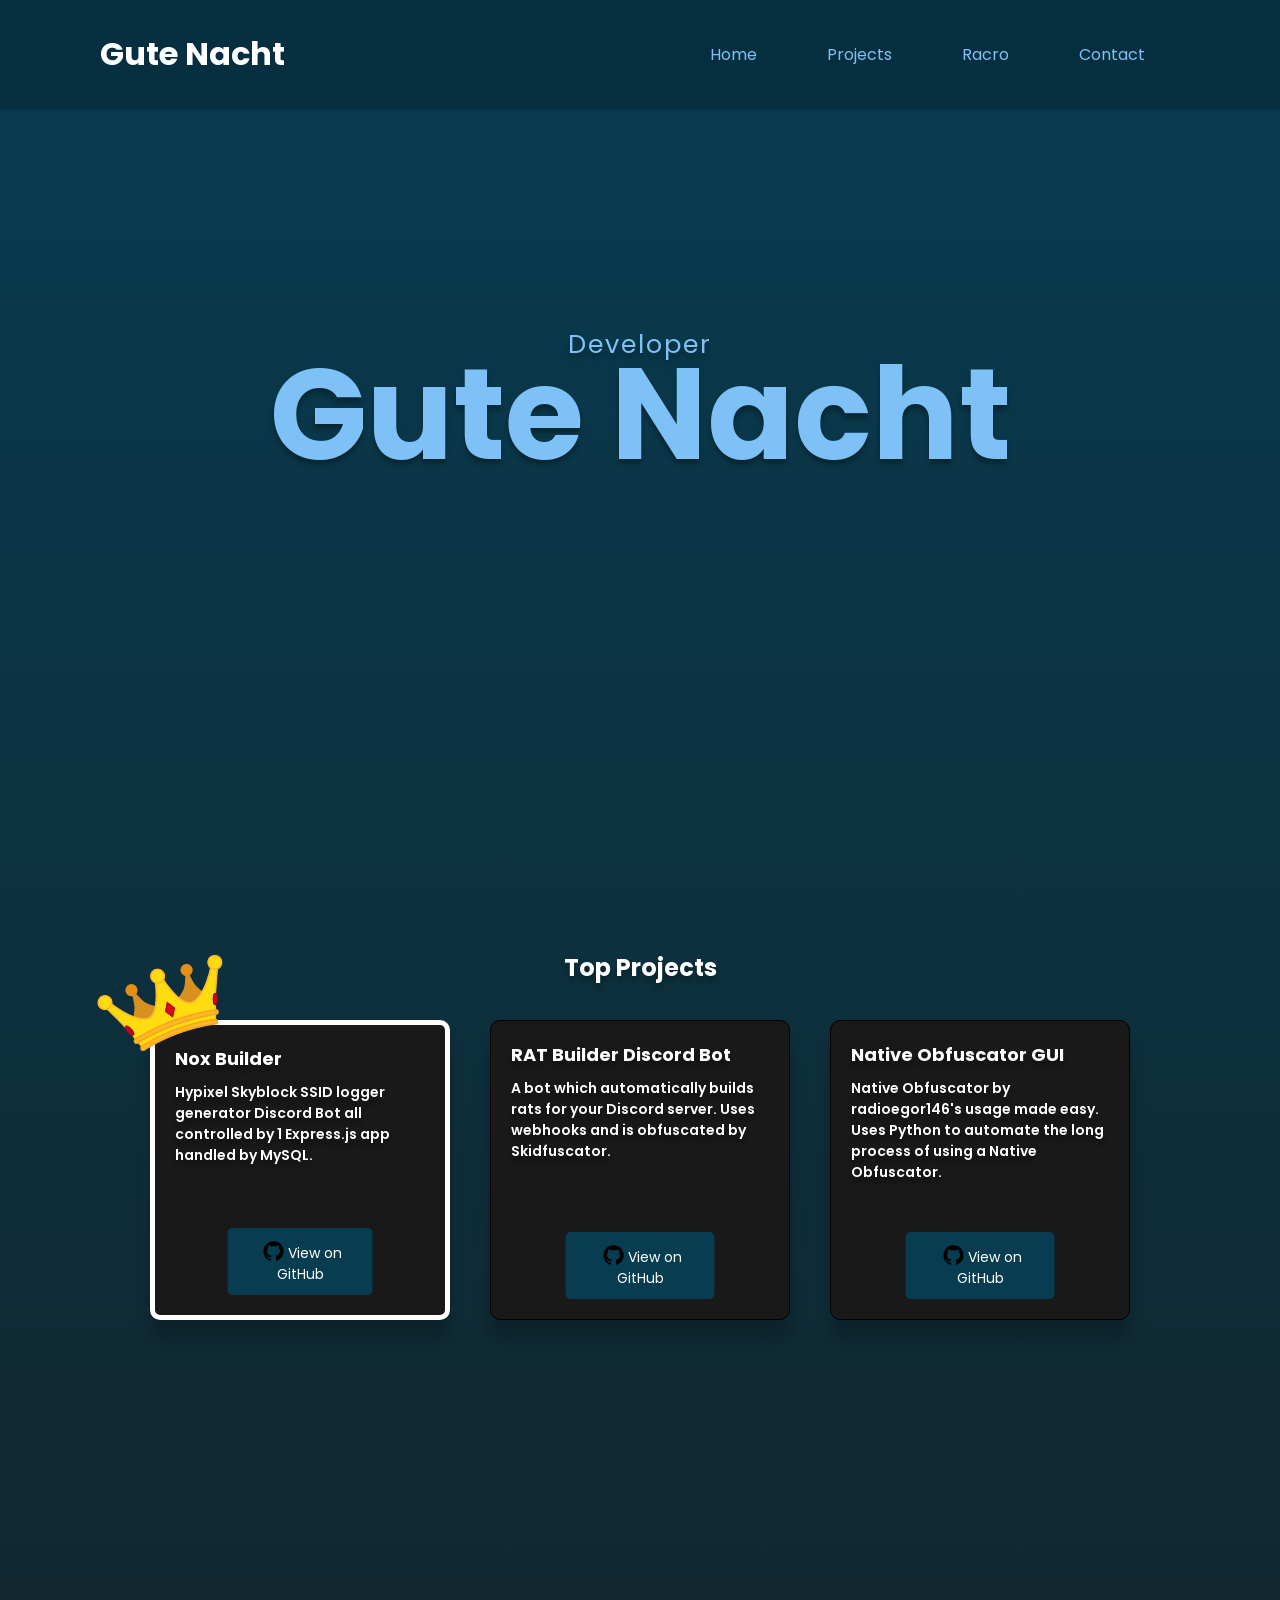
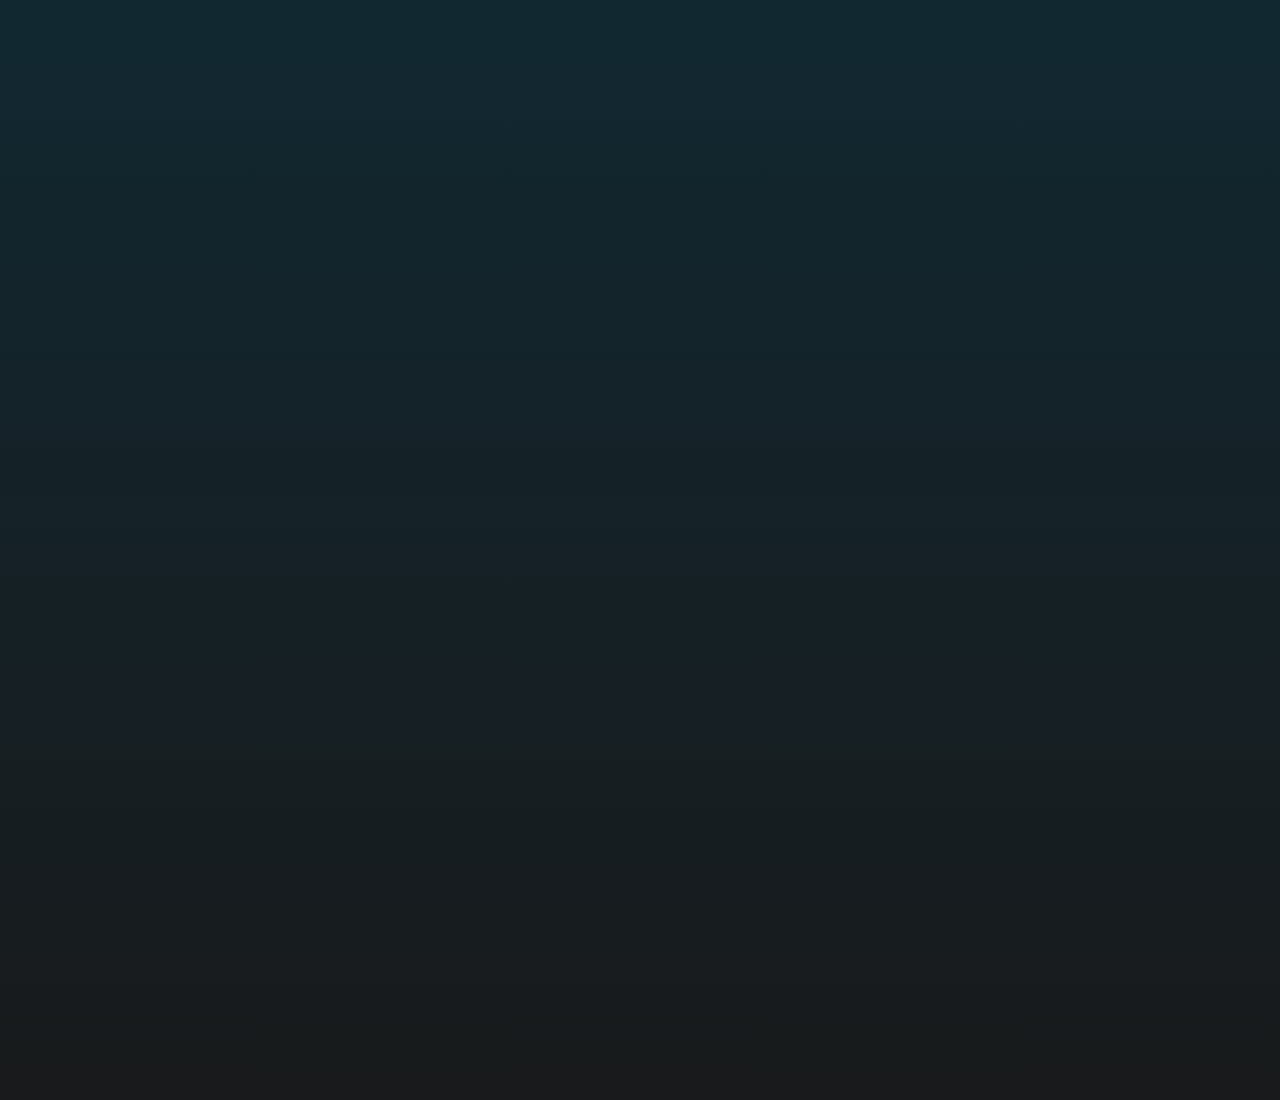
<file: index.html>
<!DOCTYPE html>
<html lang="en">
<head>
    <meta charset="UTF-8">
    <meta http-equiv="X-UA-Compatible" content="IE=edge">
    <meta name="viewport" content="width=device-width, initial-scale=1.0">
    <title>Gute Nacht</title>
    <link rel="icon" href="/img/unknown11.png">
    <link rel="stylesheet" href="style.css">

    <!-- Discord Embed -->
    <meta property="og:type" content="website">
    <meta property="og:site_name" content="Gute Nacht">
    <meta property="og:title" content="gutenacht.dev">
    <meta name="theme-color" content="#111111">
</head>
<body>
    <div class="everything">
    <div class="first">
    <header id="header">
        <a href="#" class="logo">Gute Nacht</a>
        <ul>
            <li><a href="#">Home</a></li>
            <li><a href="#projects">Projects</a></li>
            <li><a href="/racro/">Racro</a></li>
            <li><a href="#" id="contact">Contact</a></li>
        </ul>
    </header>
    <section>
        <h2 id="text"><span id="developer">Developer</span><br>Gute Nacht</h2>
    </section>
</div>
    <div class="projects" id="projects">
        <h2 class="projects-title">Top Projects</h2>
    </div>
    <div class="projects">
        <div class="project">
          <img class="crown" src="img/crown.png">
          <h3 class="project-title">Nox Builder</h3>
          <p class="project-description">Hypixel Skyblock SSID logger generator Discord Bot all controlled by 1 Express.js app handled by MySQL. </p>
          <div class="project-button">
            <button onclick="redirect1()"><img class="github" src="img/github.png"> View on GitHub</button>
          </div>
        </div>
        <div class="project">
          <h3 class="project-title">RAT Builder Discord Bot</h3>
          <p class="project-description">A bot which automatically builds rats for your Discord server. Uses webhooks and is obfuscated by Skidfuscator.</p>
          <div class="project-button">
            <button onclick="redirect2()"><img class="github" src="img/github.png"> View on GitHub</button>
          </div>
        </div>
        <div class="project">
          <h3 class="project-title">Native Obfuscator GUI</h3>
          <p class="project-description">Native Obfuscator by radioegor146's usage made easy. Uses Python to automate the long process of using a Native Obfuscator.</p>
          <div class="project-button">
            <button onclick="redirect3()"><img class="github" src="img/github.png"> View on GitHub</button>
          </div>
        </div>
    </div>
    <script src="script.js"></script>
</body>
</html>
</file>
<file: style.css>
@import url('https://fonts.googleapis.com/css2?family=Poppins:wght@300;400;500;600;700&display=swap');

* {
    margin: 0;
    padding: 0;
    box-sizing: border-box;
    font-family: 'Poppins', sans-serif;
    scroll-behavior: smooth;
}

body {
    overflow-x: hidden;
    background: #fff;
    min-height: 100vh;
}

.everything {
    background: linear-gradient(rgb(7,60,81), rgb(24,26,27));
}

#header {
    position: absolute;
    top: 0;
    left: 0;
    width: 100%;
    padding: 30px 100px;
    display: flex;
    justify-content: space-between;
    align-items: center;
    z-index: 999;
}

#header .logo {
    color: #FFFFFF;
    font-weight: 700;
    font-size: 2rem;
    text-decoration: none;
}

#header .logo img {
    width: 50px;
    height: 50px;
    border-radius: 50%;
    margin-right: 10px;
}

#header ul {
    display: flex;
    justify-content: center;
    align-items: center;
}

#header ul li {
    list-style: none;
    margin: 0 20px;
}

#header ul li a {
    text-decoration: none;
    padding: 6px 15px;
    color: rgb(126, 193, 246);
    border-radius: 20px;
    transition: all 0.3s ease;
}

#header ul li a:hover {
    background: rgb(126, 193, 246);
    color: #fff;
    border: 1px solid rgb(126, 193, 246);
    box-shadow: 0 0 10px 5px rgb(126, 193, 246);
}

#header {
    position: fixed;
    top: 0;
    left: 0;
    background: #fff;
    background-color: rgba(0, 0, 0, 0.2);
    box-shadow: 0 2px 2px rgba(0, 0, 0, 0.2);
}

section {
    position: relative;
    width: 100%;
    height: 100vh;
    display: flex;
    justify-content: center;
    align-items: center;
}

section #text {
    position: absolute;
    color: rgb(126, 193, 246);
    font-size: 10vw;
    text-align: center;
    line-height: .55em;
    transform: translateY(-50%);
    text-shadow: 0 5px 5px rgba(0, 0, 0, .3);
}

section #text span {
    font-size: 0.2em;
    letter-spacing: 2px;
    font-weight: 400;
}

#developer span {
    animation: delete-characters 2s linear infinite;
  }

@keyframes delete-characters {
    0% {
      width: 100%;
    }
    100% {
      width: 0;
      overflow: hidden;
    }
  }

#btn {
    text-decoration: none;
    display: inline-block;
    padding: 8px 30px;
    background: #fff;
    color: #094b65;
    font-size: 1.2em;
    font-weight: 500;
    letter-spacing: 2px;
    border-radius: 40px;
    transform: translateY(100px);
}

.projects {
    position: relative;
    width: 100%;
    height: 100vh;
    display: flex;
    justify-content: center;
    text-shadow: 0 5px 5px rgba(0, 0, 0, .3);
    font-weight: 600;
}

.projects .projects-title {
    position: absolute;
    color: #fff;
    transform: translateY(50px);
}

.project {
    width: 300px;
    height: 300px;
    background-color: #191919;
    border: 1px solid #000000;
    margin: 20px;
    padding: 20px;
    border-radius: 10px;
    transform: translateY(-800px);
    box-shadow: 0 20px 15px rgba(0, 0, 0, 0.2);
    color: #ffffff;
  }
  
  .project-title {
    font-size: 18px;
    font-weight: bold;
  }
  
  .project-description {
    font-size: 14px;
    margin: 10px 0;
  }

  .project:first-of-type {
    border: 5px solid;
    animation: rainbow 5s linear infinite;
  }

  @keyframes rainbow {
    0% {
      border: 10px solid rgba(255, 223, 0, 0.5);
      box-shadow: 0 0 20px 10px rgba(255, 223, 0, 0.5);

    }
    100% {
        border: 10px solid rgba(255, 223, 0, 0.5);
        box-shadow: 0 0 20px 10px rgba(255, 223, 0, 0.5);
    }
  }

.crown {
    position: absolute;
    top: -70px;
    left: -60px;
    width: 50%;
    transform: translateY(-95px);
    transform: rotate(-20deg);
}

.github {
    width: 20px;
    transform: translateY(3px);
    margin-left: 5px;

}

.project-button {
    position: absolute;
    bottom: 20px;
    left: 50%;
    transform: translateX(-50%);
    
}

.project-button button {
    background: rgb(7, 60, 81);
    color: #fff;
    padding: 10px 20px;
    border: none;
    border-radius: 5px;
    font-size: 14px;
    cursor: pointer;
    transition: all 0.3s ease;
}

.project-button button:hover {
    background: #0a5c7a;
    transform: scale(1.05);
}
</file>
